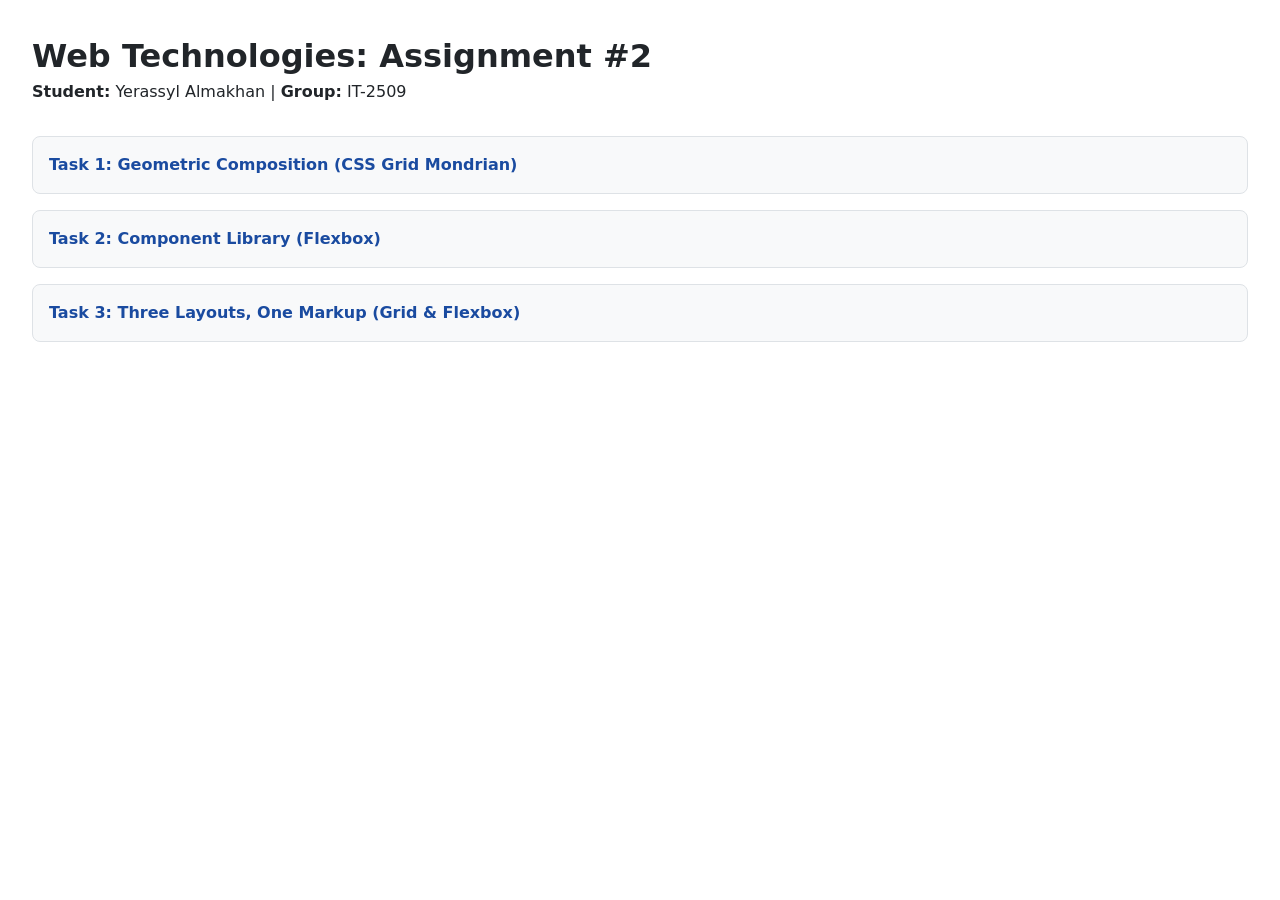
<file: index.html>
<!DOCTYPE html>
<html lang="en">
<head>
  <meta charset="UTF-8">
  <title>Assignment 2 - Yerassyl Almakhan</title>
  <link rel="stylesheet" href="css/style.css">
</head>
<body>

  <header style="margin-bottom: 2rem;">
    <h1>Web Technologies: Assignment #2</h1>
    <p><strong>Student:</strong> Yerassyl Almakhan | <strong>Group:</strong> IT-2509</p>
  </header>

  <nav style="display: flex; flex-direction: column; gap: 1rem;">
    <a href="./task1.html" style="padding: 1rem; background: var(--bg-light); border: 1px solid var(--border); border-radius: var(--radius); text-decoration: none; color: var(--primary); font-weight: bold;">
      Task 1: Geometric Composition (CSS Grid Mondrian)
    </a>
    <a href="./task2.html" style="padding: 1rem; background: var(--bg-light); border: 1px solid var(--border); border-radius: var(--radius); text-decoration: none; color: var(--primary); font-weight: bold;">
      Task 2: Component Library (Flexbox)
    </a>
    <a href="./task3.html" style="padding: 1rem; background: var(--bg-light); border: 1px solid var(--border); border-radius: var(--radius); text-decoration: none; color: var(--primary); font-weight: bold;">
      Task 3: Three Layouts, One Markup (Grid & Flexbox)
    </a>
  </nav>
  
</body>
</html>
</file>
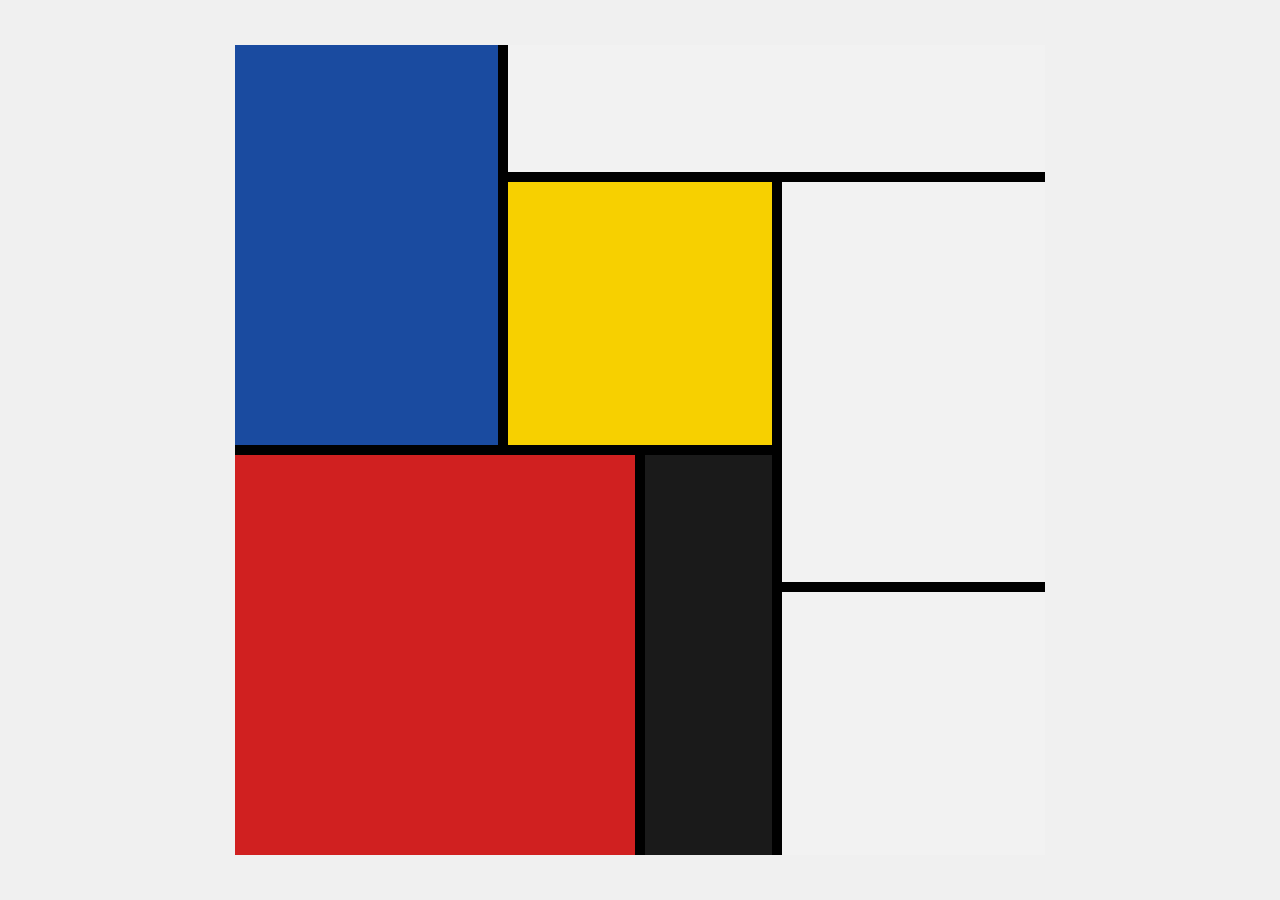
<file: task1.html>
<!DOCTYPE html>
<html lang="en">
<head>
  <meta charset="UTF-8">
  <title>Task 1 - Mondrian Composition</title>
  <style>
    * {
      box-sizing: border-box;
      margin: 0;
      padding: 0;
    }
    body {
      display: flex;
      justify-content: center;
      align-items: center;
      min-height: 100vh;
      background-color: #f0f0f0;
    }
    .grid-container {
      display: grid;
      grid-template-columns: repeat(6, 1fr);
      grid-template-rows: repeat(6, 1fr);
      gap: 10px; /* Черные линии формируются через gap */
      background-color: #000;
      width: 90vw;
      height: 90vw;
      max-width: 90vh;
      max-height: 90vh;
    }
    .block {
      background-color: #f2f2f2;
    }
    .blue   { background-color: #1a4ba0; grid-column: 1 / 3; grid-row: 1 / 4; }
    .top-w  { background-color: #f2f2f2; grid-column: 3 / 7; grid-row: 1 / 2; }
    .yellow { background-color: #f7d000; grid-column: 3 / 5; grid-row: 2 / 4; }
    .white1 { background-color: #f2f2f2; grid-column: 5 / 7; grid-row: 2 / 5; }
    .red    { background-color: #d02020; grid-column: 1 / 4; grid-row: 4 / 7; }
    .black  { background-color: #1a1a1a; grid-column: 4 / 5; grid-row: 4 / 7; }
    .white2 { background-color: #f2f2f2; grid-column: 5 / 7; grid-row: 5 / 7; }
  </style>
</head>
<body>
  <div class="grid-container">
    <div class="block blue"></div>
    <div class="block top-w"></div>
    <div class="block yellow"></div>
    <div class="block white1"></div>
    <div class="block red"></div>
    <div class="block black"></div>
    <div class="block white2"></div>
  </div>
</body>
</html>
</file>
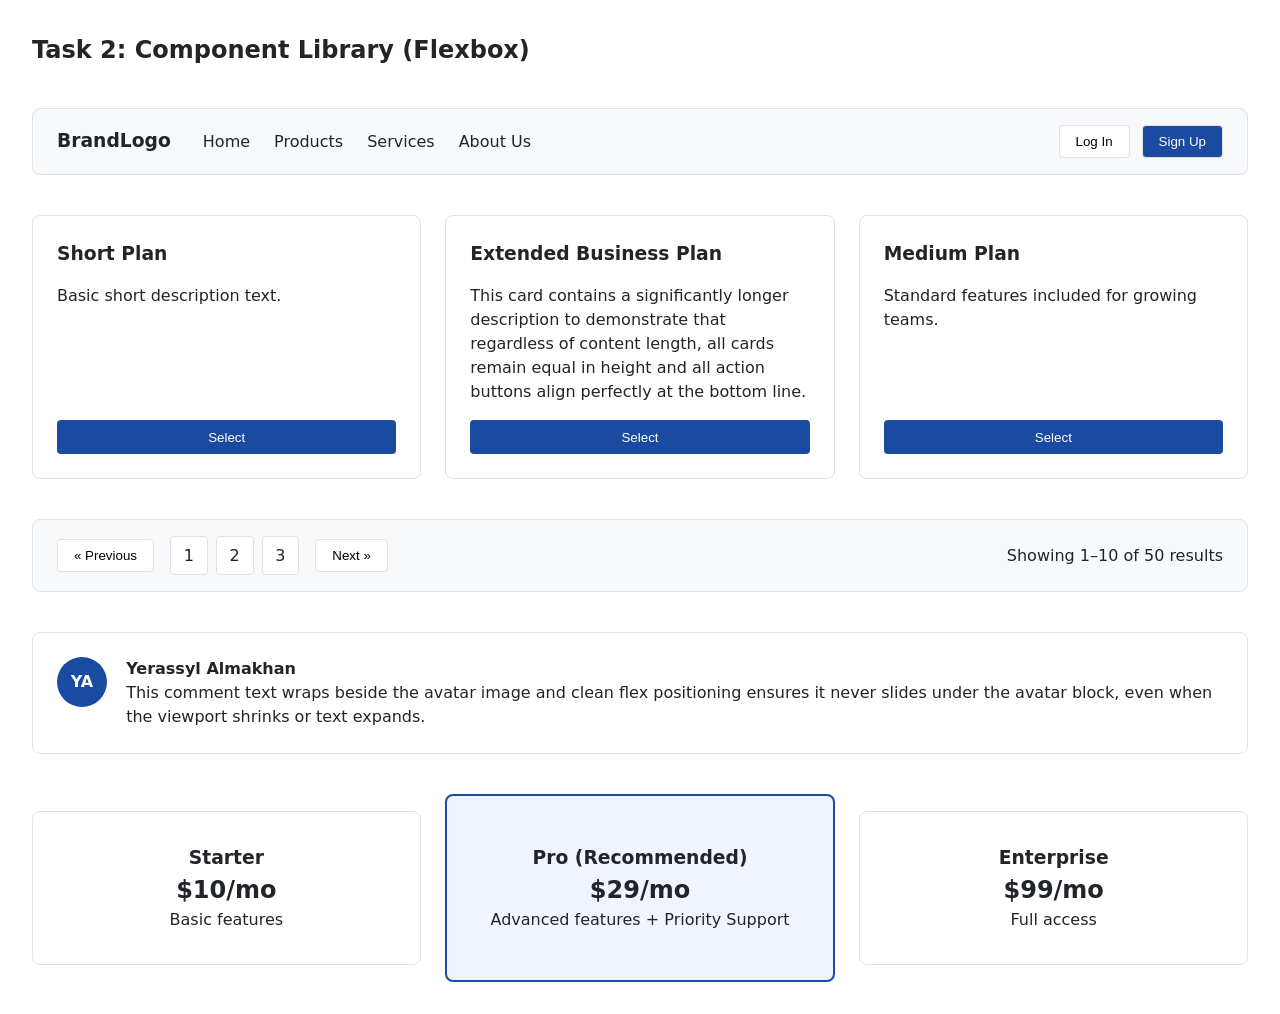
<file: task2.html>
<!DOCTYPE html>
<html lang="en">
<head>
  <meta charset="UTF-8">
  <title>Task 2 - Component Library</title>
  <link rel="stylesheet" href="css/style.css">
</head>
<body style="display: flex; flex-direction: column; gap: 2.5rem;">

  <h2>Task 2: Component Library (Flexbox)</h2>

  <!-- 1. Navbar -->
  <nav class="navbar">
    <h3>BrandLogo</h3>
    <div class="nav-links">
      <a href="#">Home</a>
      <a href="#">Products</a>
      <a href="#">Services</a>
      <a href="#">About Us</a>
    </div>
    <div class="nav-buttons">
      <button>Log In</button>
      <button style="background: var(--primary); color: white;">Sign Up</button>
    </div>
  </nav>

  <!-- 2. Cards Row -->
  <section class="cards-row">
    <div class="card">
      <h3>Short Plan</h3>
      <p>Basic short description text.</p>
      <button class="card-btn">Select</button>
    </div>
    <div class="card">
      <h3>Extended Business Plan</h3>
      <p>This card contains a significantly longer description to demonstrate that regardless of content length, all cards remain equal in height and all action buttons align perfectly at the bottom line.</p>
      <button class="card-btn">Select</button>
    </div>
    <div class="card">
      <h3>Medium Plan</h3>
      <p>Standard features included for growing teams.</p>
      <button class="card-btn">Select</button>
    </div>
  </section>

  <!-- 3. Pagination Bar -->
  <div class="pagination">
    <button>&laquo; Previous</button>
    <div class="pages">
      <span>1</span>
      <span>2</span>
      <span>3</span>
    </div>
    <button>Next &raquo;</button>
    <div style="margin-left: auto;">Showing 1–10 of 50 results</div>
  </div>

  <!-- 4. Comment Block -->
  <div class="comment">
    <div class="avatar">YA</div>
    <div class="comment-content">
      <h4>Yerassyl Almakhan</h4>
      <p>This comment text wraps beside the avatar image and clean flex positioning ensures it never slides under the avatar block, even when the viewport shrinks or text expands.</p>
    </div>
  </div>

  <!-- 5. Pricing Table -->
  <section class="pricing">
    <div class="plan">
      <h3>Starter</h3>
      <h2>$10/mo</h2>
      <p>Basic features</p>
    </div>
    <div class="plan recommended">
      <h3>Pro (Recommended)</h3>
      <h2>$29/mo</h2>
      <p>Advanced features + Priority Support</p>
    </div>
    <div class="plan">
      <h3>Enterprise</h3>
      <h2>$99/mo</h2>
      <p>Full access</p>
    </div>
  </section>

</body>
</html>
</file>
<file: css/style.css>
:root {
  --primary: #1a4ba0;
  --bg-light: #f8f9fa;
  --text: #212529;
  --border: #dee2e6;
  --radius: 8px;
}

* {
  box-sizing: border-box;
  margin: 0;
  padding: 0;
}

body {
  font-family: system-ui, -apple-system, sans-serif;
  color: var(--text);
  background-color: #fff;
  padding: 2rem;
  line-height: 1.5;
}

/* 1. Navbar */
.navbar {
  display: flex;
  align-items: center;
  background: var(--bg-light);
  padding: 1rem 1.5rem;
  border: 1px solid var(--border);
  border-radius: var(--radius);
}

.nav-links {
  display: flex;
  gap: 1.5rem;
  margin-left: 2rem;
  flex-wrap: wrap;
}

.nav-links a {
  color: var(--text);
  text-decoration: none;
  font-weight: 500;
}

.nav-buttons {
  display: flex;
  gap: 0.75rem;
  margin-left: auto; /* Прижимает группу к правому краю */
}

/* 2. Cards Row */
.cards-row {
  display: flex;
  gap: 1.5rem;
  align-items: stretch;
}

.card {
  flex: 1;
  display: flex;
  flex-direction: column;
  padding: 1.5rem;
  border: 1px solid var(--border);
  border-radius: var(--radius);
  background: #fff;
}

.card p {
  margin: 1rem 0;
}

.card-btn {
  margin-top: auto; /* Выравнивает кнопки по нижней линии */
  padding: 0.6rem 1.2rem;
  background: var(--primary);
  color: #fff;
  border: none;
  border-radius: 4px;
  cursor: pointer;
}

/* 3. Pagination Bar */
.pagination {
  display: flex;
  justify-content: space-between;
  align-items: center;
  flex-wrap: wrap;
  gap: 1rem;
  padding: 1rem 1.5rem;
  border: 1px solid var(--border);
  border-radius: var(--radius);
  background: var(--bg-light);
}

.pages {
  display: flex;
  gap: 0.5rem;
}

.pages span {
  padding: 0.4rem 0.8rem;
  border: 1px solid var(--border);
  border-radius: 4px;
  background: #fff;
}

/* 4. Comment Block */
.comment {
  display: flex;
  gap: 1.2rem;
  align-items: flex-start;
  padding: 1.5rem;
  border: 1px solid var(--border);
  border-radius: var(--radius);
}

.avatar {
  width: 50px;
  height: 50px;
  border-radius: 50%;
  flex-shrink: 0; /* Не сжимается */
  background: var(--primary);
  color: #fff;
  display: flex;
  align-items: center;
  justify-content: center;
  font-weight: bold;
}

.comment-content {
  flex: 1;
}

/* 5. Pricing Table */
.pricing {
  display: flex;
  align-items: center;
  gap: 1.5rem;
}

.plan {
  flex: 1;
  padding: 2rem 1.5rem;
  border: 1px solid var(--border);
  border-radius: var(--radius);
  text-align: center;
  background: #fff;
}

.plan.recommended {
  padding: 3rem 1.5rem; 
  border: 2px solid var(--primary);
  background: #f0f4ff;
}


button {
  padding: 0.5rem 1rem;
  border: 1px solid var(--border);
  border-radius: 4px;
  background: #fff;
  cursor: pointer;
}


.controls {
  display: flex;
  gap: 1rem;
  margin-bottom: 2rem;
}

.controls button {
  padding: 0.6rem 1.2rem;
  font-weight: bold;
  border: 1px solid var(--border);
  border-radius: var(--radius);
  background: var(--bg-light);
  cursor: pointer;
}

.controls button:hover {
  background: var(--primary);
  color: #fff;
}


.cards-container {
  display: grid;
  gap: 1.5rem;
}

.card-item {
  display: flex;
  flex-direction: column;
  border: 1px solid var(--border);
  border-radius: var(--radius);
  padding: 1rem;
  background: #fff;
}

.card-item img {
  width: 100%;
  height: 160px;
  object-fit: cover;
  border-radius: 4px;
}

.card-body {
  display: flex;
  flex-direction: column;
  flex: 1;
  gap: 0.5rem;
  margin-top: 0.75rem;
}

.card-date {
  margin-top: auto; 
  font-size: 0.85rem;
  color: #6c757d;
}


.cards-container.mode-grid {
  grid-template-columns: repeat(auto-fill, minmax(260px, 1fr));
}


.cards-container.mode-list {
  grid-template-columns: 1fr;
}

.cards-container.mode-list .card-item {
  flex-direction: row;
  align-items: center;
  gap: 1.5rem;
}

.cards-container.mode-list .card-item img {
  width: 140px;
  height: 100px;
}

.cards-container.mode-list .card-body {
  flex-direction: row;
  align-items: center;
  justify-content: space-between;
  margin-top: 0;
}

.cards-container.mode-list .card-date {
  margin-top: 0;
  margin-left: auto;
}


.cards-container.mode-magazine {
  grid-template-columns: repeat(auto-fill, minmax(220px, 1fr));
}

.cards-container.mode-magazine .card-item:first-child {
  grid-column: span 2;
  grid-row: span 2;
  background: #f0f4ff;
  border: 2px solid var(--primary);
}

.cards-container.mode-magazine .card-item:first-child img {
  height: 320px;
}
</file>
